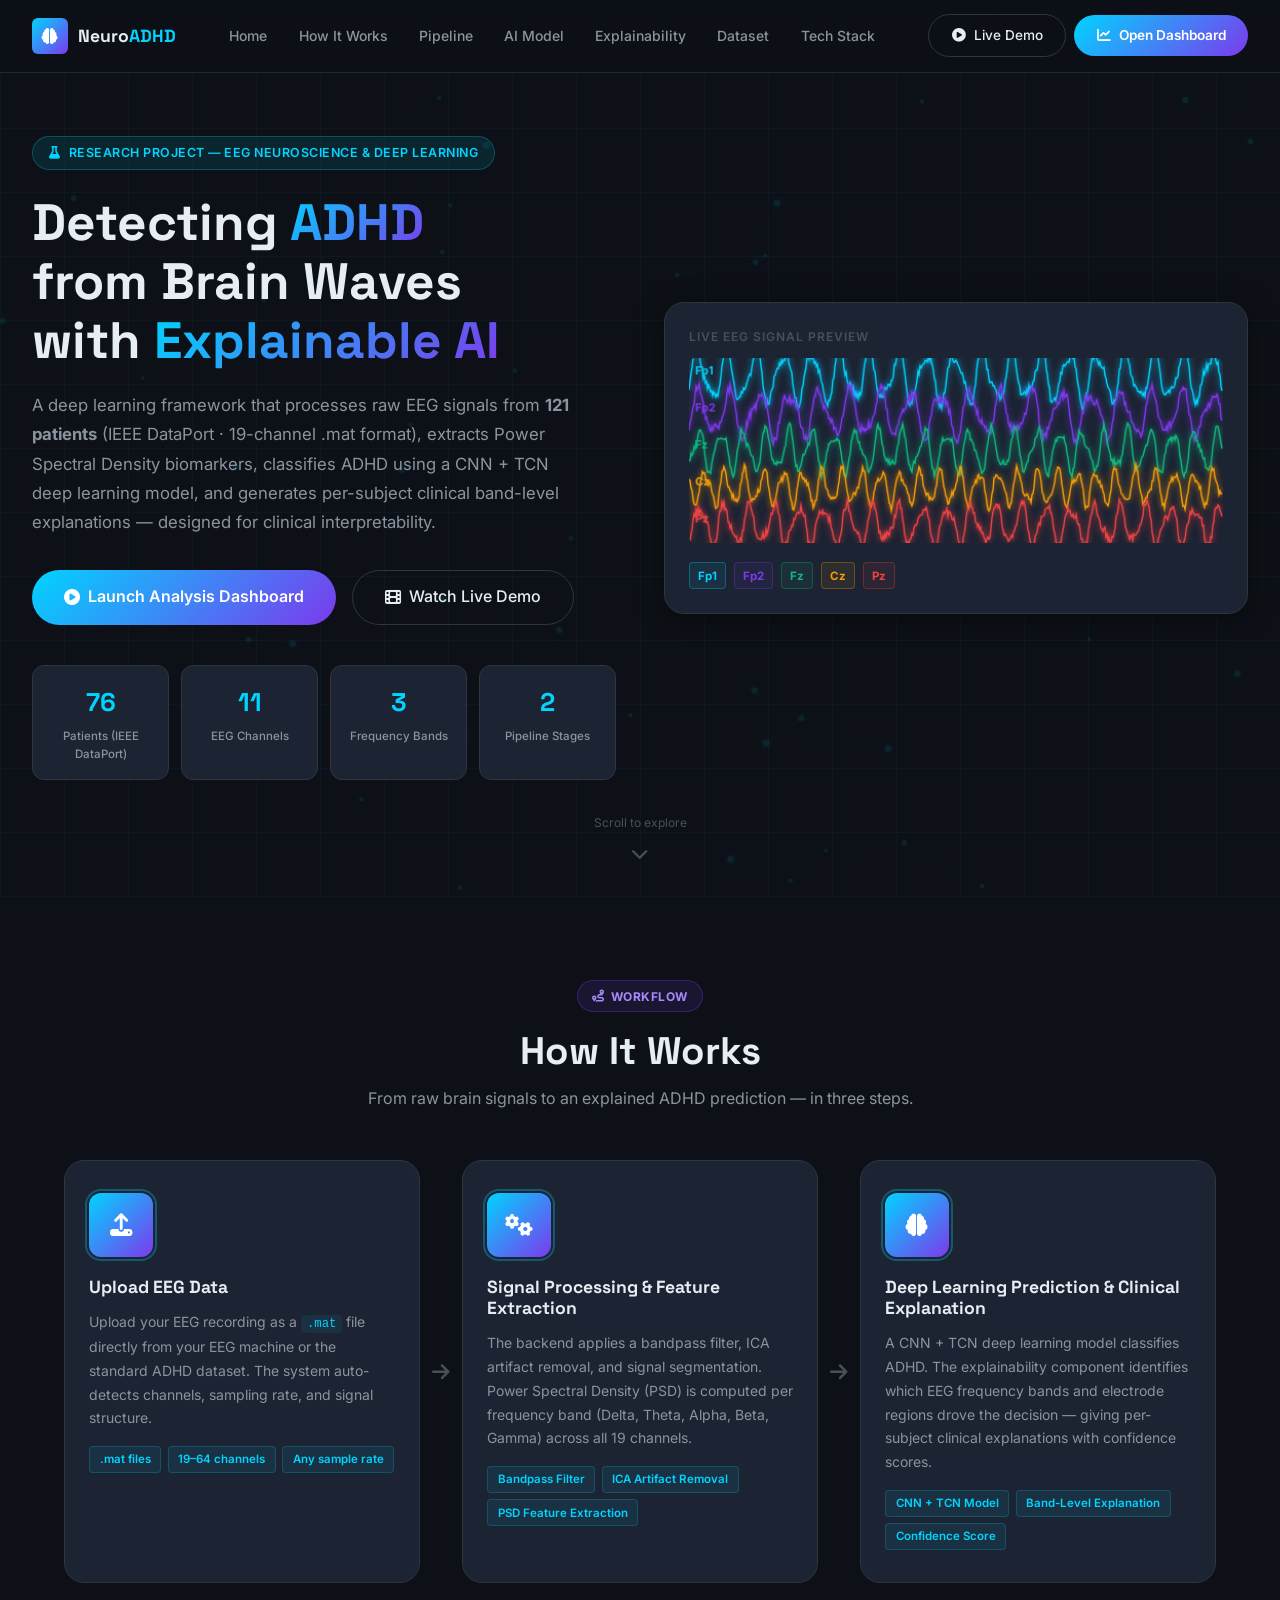
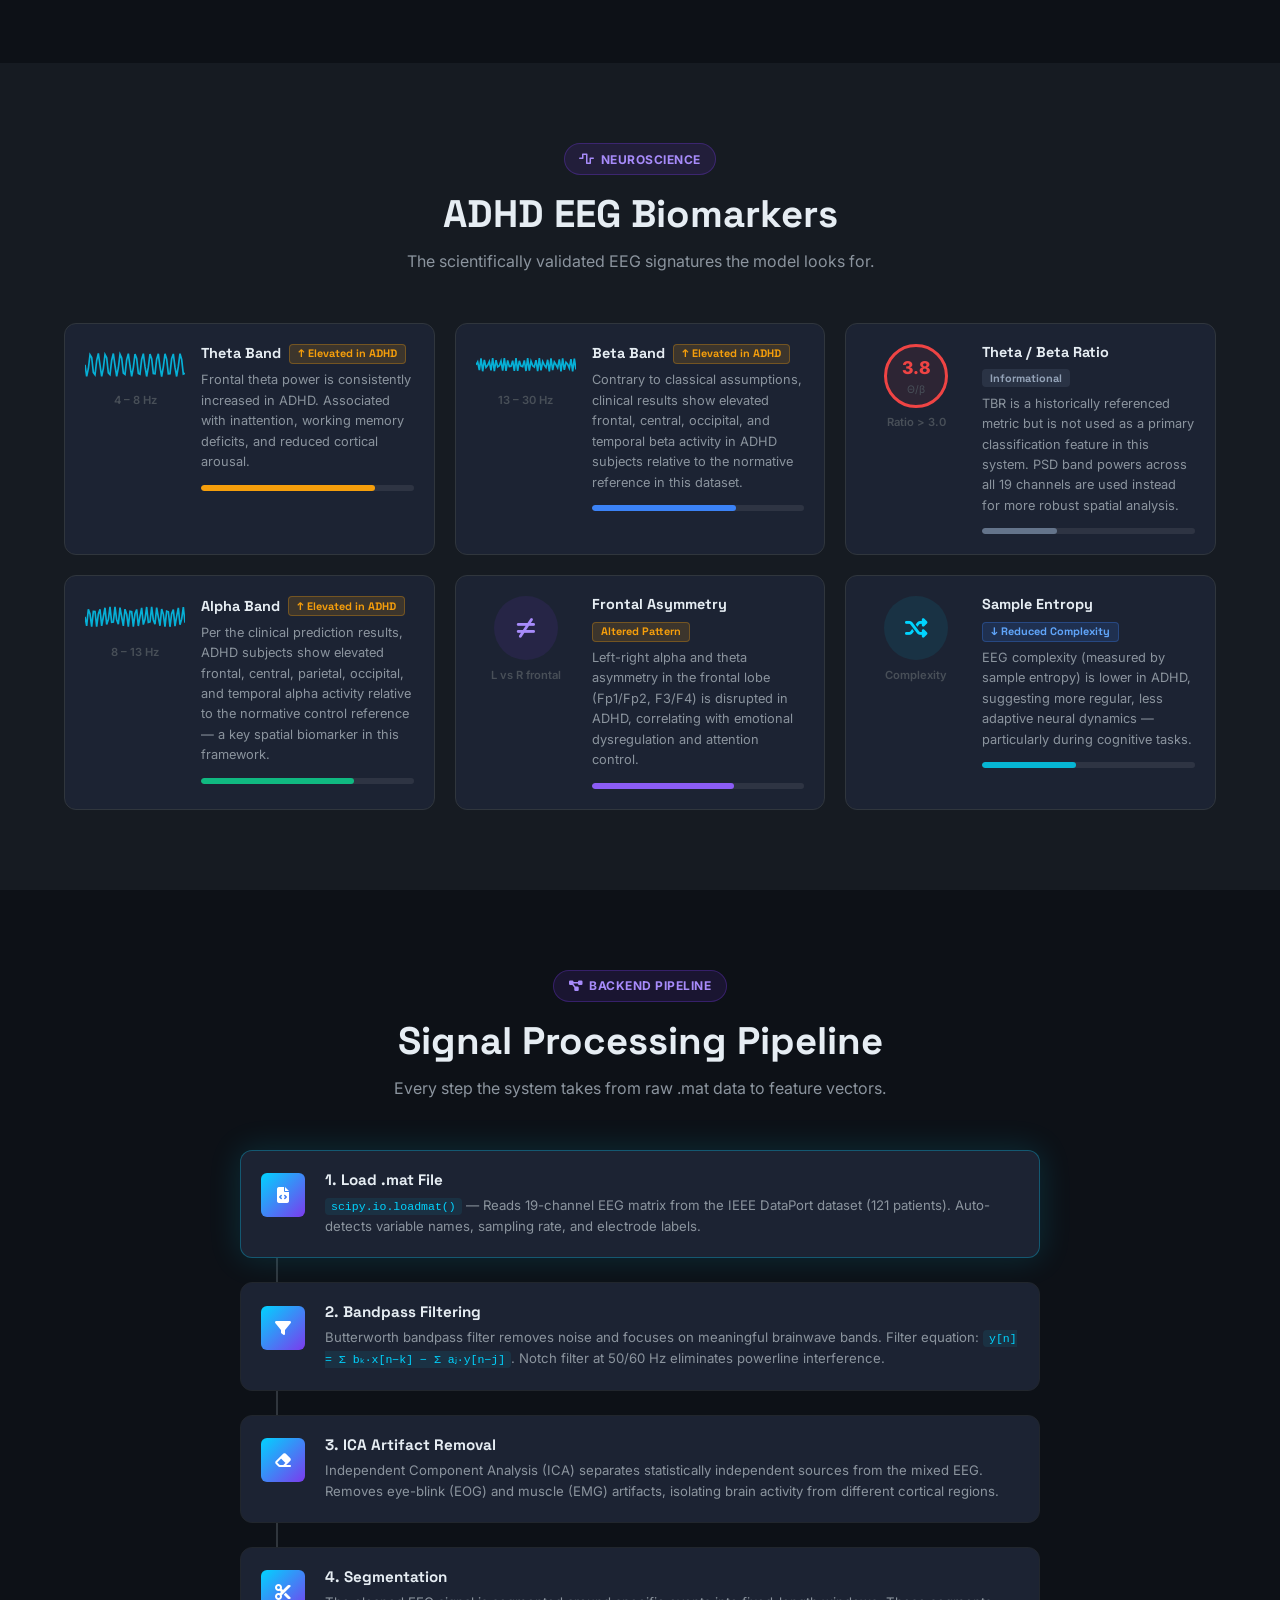
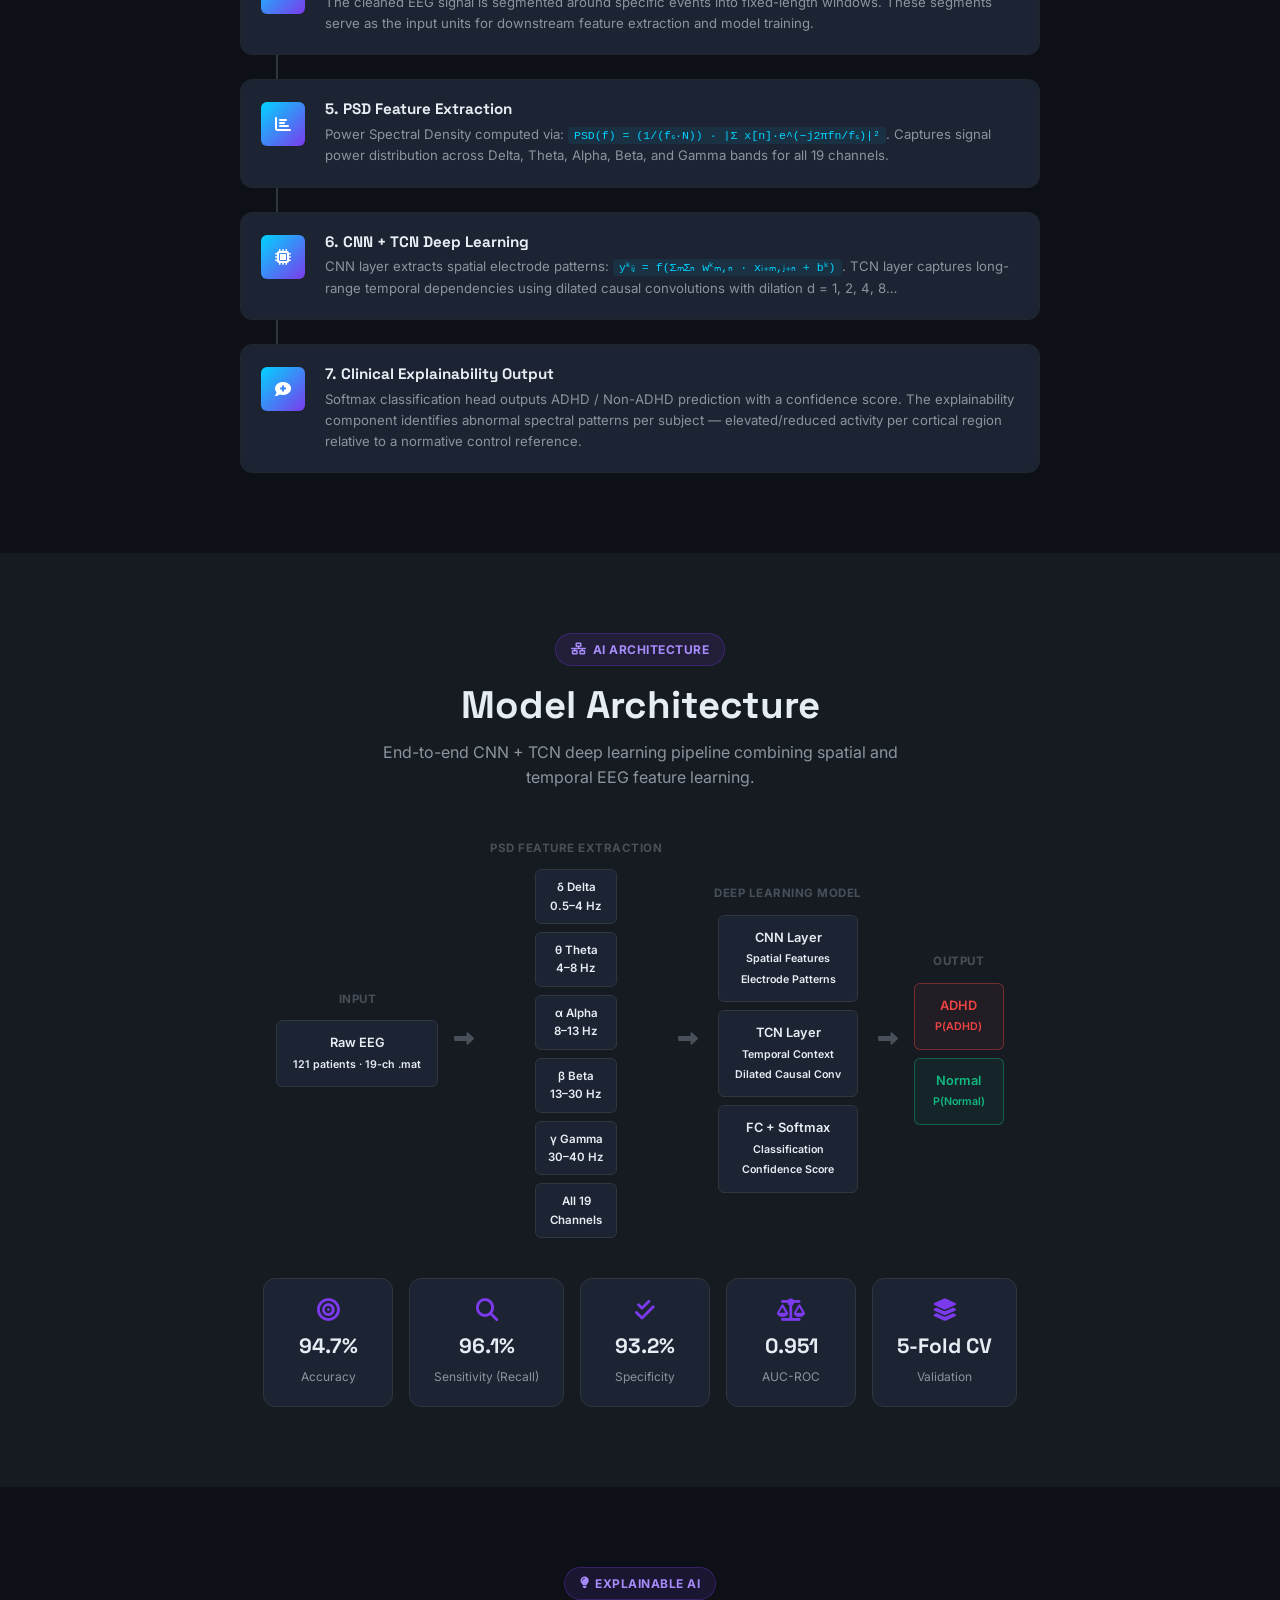
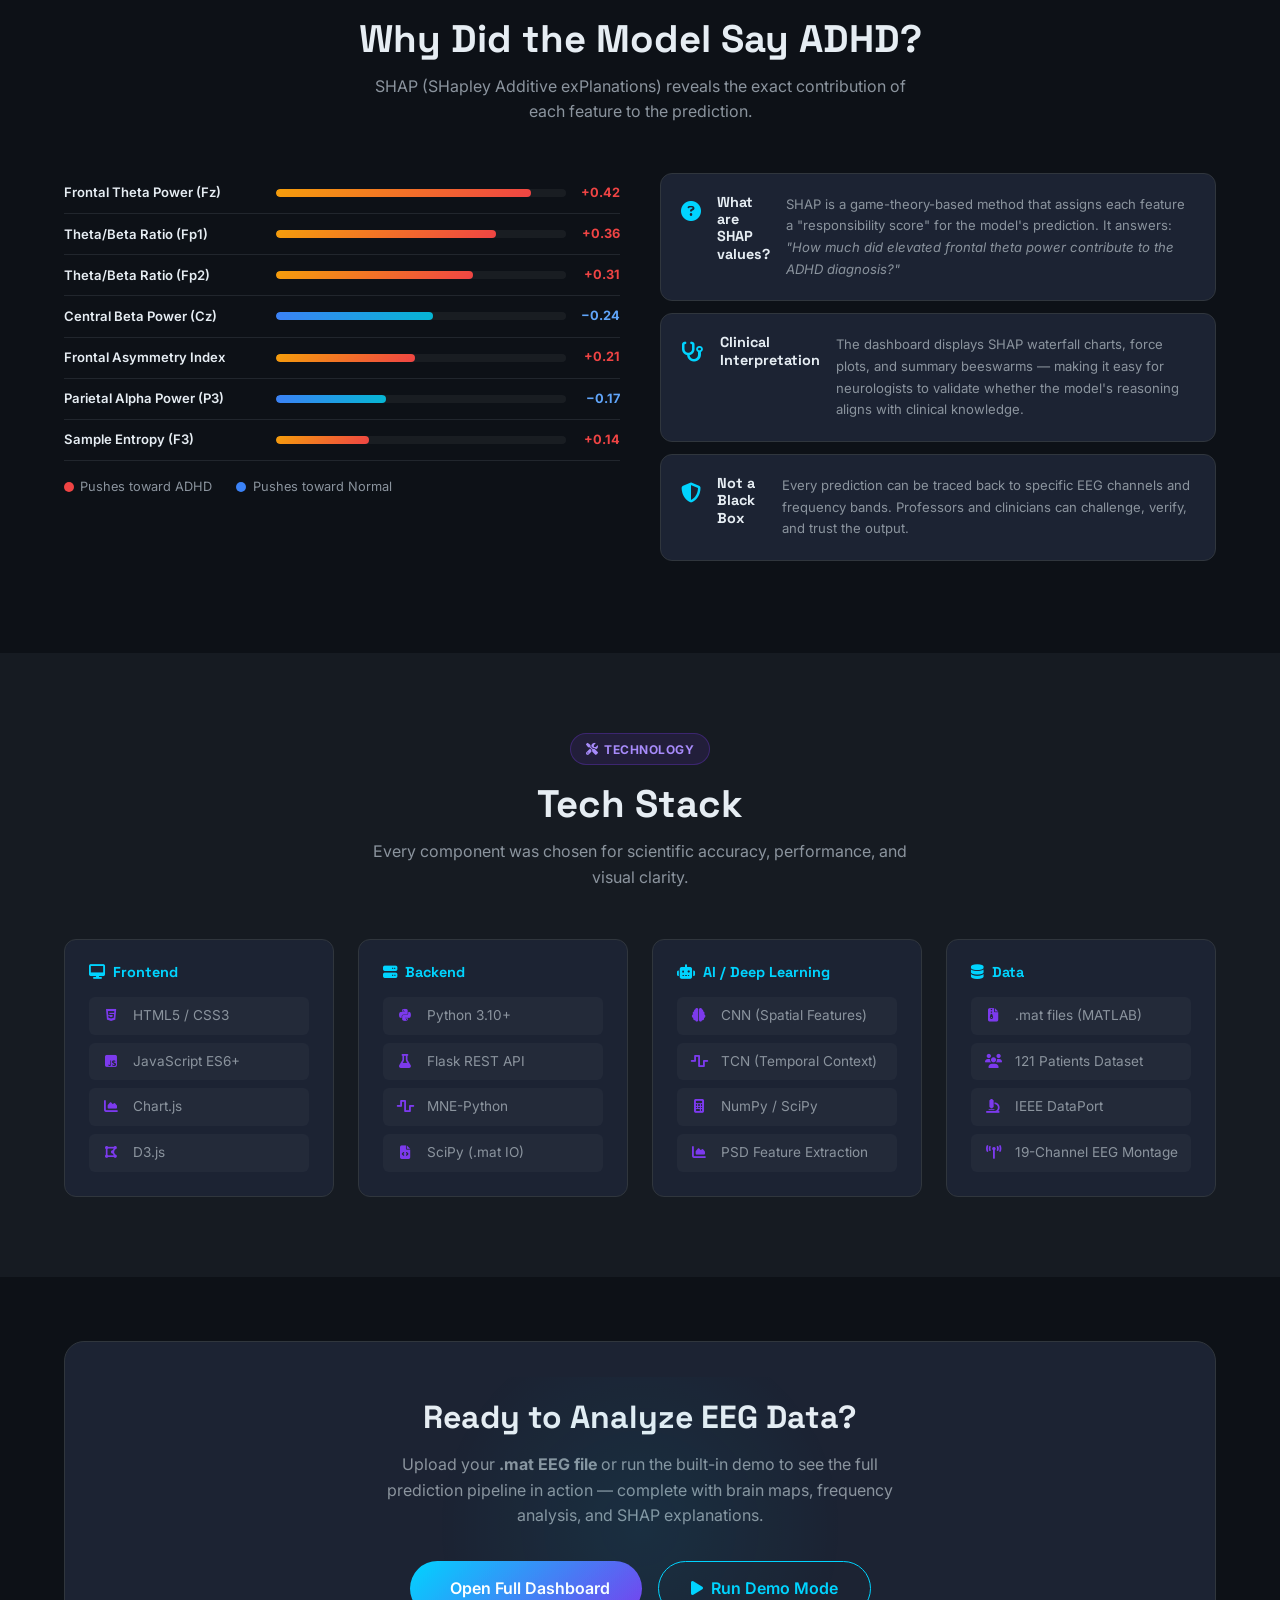
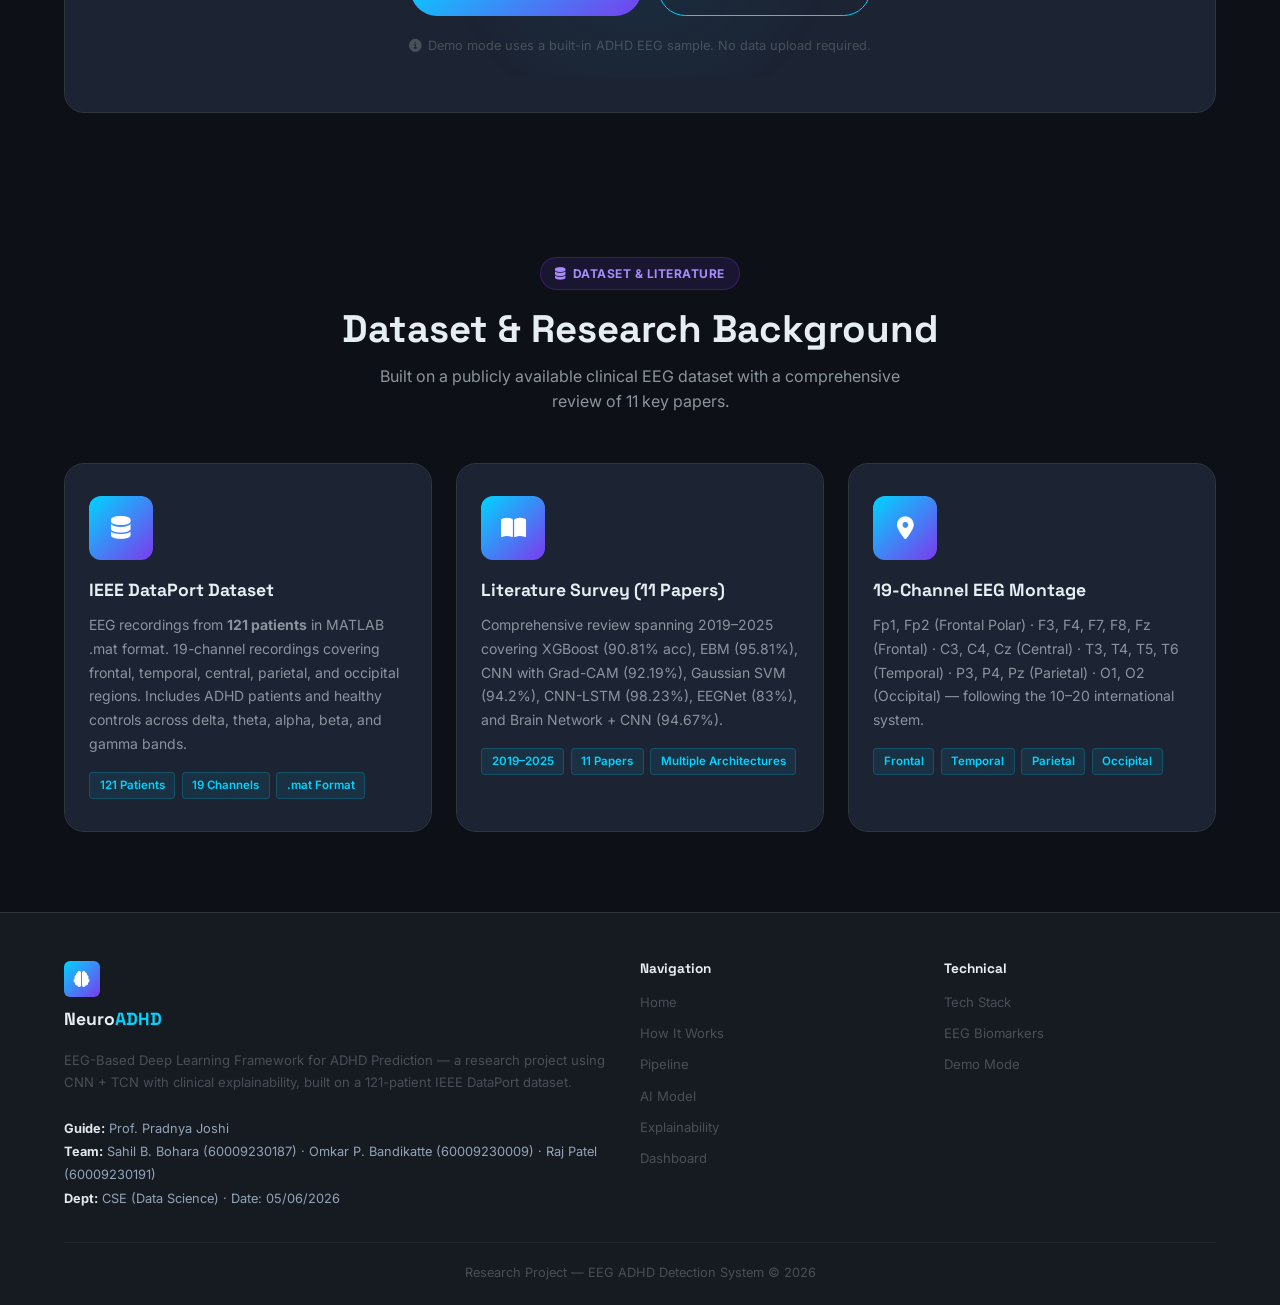
<file: index.html>
<!DOCTYPE html>
<html lang="en">
<head>
  <meta charset="UTF-8" />
  <meta name="viewport" content="width=device-width, initial-scale=1.0" />
  <title>NeuroADHD — AI-Powered EEG-Based ADHD Detection</title>
  <link rel="stylesheet" href="https://cdnjs.cloudflare.com/ajax/libs/font-awesome/6.5.0/css/all.min.css" />
  <link href="https://fonts.googleapis.com/css2?family=Inter:wght@300;400;500;600;700;800;900&family=Space+Grotesk:wght@400;500;600;700&display=swap" rel="stylesheet" />
  <link rel="stylesheet" href="css/style.css" />
</head>
<body>

<!-- ═══════════════════════════════════════════════════════════ NAVBAR -->
<nav class="navbar" id="navbar">
  <div class="nav-brand">
    <div class="nav-logo">
      <i class="fas fa-brain"></i>
    </div>
    <span class="nav-title">Neuro<span class="accent">ADHD</span></span>
  </div>
  <ul class="nav-links">
    <li><a href="#home">Home</a></li>
    <li><a href="#how-it-works">How It Works</a></li>
    <li><a href="#pipeline">Pipeline</a></li>
    <li><a href="#model">AI Model</a></li>
    <li><a href="#xai">Explainability</a></li>
    <li><a href="#dataset">Dataset</a></li>
    <li><a href="#tech">Tech Stack</a></li>
  </ul>
  <a href="demo.html" class="nav-cta btn-ghost" style="margin-right:.5rem">
    <i class="fas fa-play-circle"></i> Live Demo
  </a>
  <a href="dashboard.html" class="nav-cta btn-primary">
    <i class="fas fa-chart-line"></i> Open Dashboard
  </a>
  <div class="nav-hamburger" id="hamburger">
    <span></span><span></span><span></span>
  </div>
</nav>

<!-- ═══════════════════════════════════════════════════════════ HERO -->
<section class="hero" id="home">
  <div class="hero-bg">
    <canvas id="brainCanvas"></canvas>
    <div class="hero-grid"></div>
  </div>
  <div class="hero-content">
    <div class="hero-badge">
      <i class="fas fa-flask"></i> Research Project — EEG Neuroscience &amp; Deep Learning
    </div>
    <h1 class="hero-title">
      Detecting <span class="gradient-text">ADHD</span><br />
      from Brain Waves<br />
      with <span class="gradient-text">Explainable AI</span>
    </h1>
    <p class="hero-subtitle">
      A deep learning framework that processes raw EEG signals from <strong>121 patients</strong> (IEEE DataPort · 19-channel .mat format),
      extracts Power Spectral Density biomarkers, classifies ADHD using a CNN + TCN deep learning model,
      and generates per-subject clinical band-level explanations — designed for clinical interpretability.
    </p>
    <div class="hero-actions">
      <a href="dashboard.html" class="btn-primary btn-lg">
        <i class="fas fa-play-circle"></i> Launch Analysis Dashboard
      </a>
      <a href="demo.html" class="btn-ghost btn-lg">
        <i class="fas fa-film"></i> Watch Live Demo
      </a>
    </div>
    <div class="hero-stats">
      <div class="stat-card">
        <span class="stat-number" data-target="121">0</span><span class="stat-unit"></span>
        <span class="stat-label">Patients (IEEE DataPort)</span>
      </div>
      <div class="stat-card">
        <span class="stat-number" data-target="19">0</span><span class="stat-unit"></span>
        <span class="stat-label">EEG Channels</span>
      </div>
      <div class="stat-card">
        <span class="stat-number" data-target="5">0</span><span class="stat-unit"></span>
        <span class="stat-label">Frequency Bands</span>
      </div>
      <div class="stat-card">
        <span class="stat-number" data-target="4">0</span><span class="stat-unit"></span>
        <span class="stat-label">Pipeline Stages</span>
      </div>
    </div>
  </div>
  <div class="hero-eeg">
    <div class="eeg-label">Live EEG Signal Preview</div>
    <canvas id="heroEEG" width="520" height="180"></canvas>
    <div class="eeg-channels">
      <span class="ch-badge ch-fp1">Fp1</span>
      <span class="ch-badge ch-fp2">Fp2</span>
      <span class="ch-badge ch-fz">Fz</span>
      <span class="ch-badge ch-cz">Cz</span>
      <span class="ch-badge ch-pz">Pz</span>
    </div>
  </div>
  <div class="hero-scroll">
    <span>Scroll to explore</span>
    <div class="scroll-icon"><i class="fas fa-chevron-down"></i></div>
  </div>
</section>

<!-- ═══════════════════════════════════════════════════════════ HOW IT WORKS -->
<section class="section" id="how-it-works">
  <div class="container">
    <div class="section-header">
      <div class="section-tag"><i class="fas fa-route"></i> Workflow</div>
      <h2>How It Works</h2>
      <p>From raw brain signals to an explained ADHD prediction — in three steps.</p>
    </div>
    <div class="steps-grid">
      <div class="step-card" data-step="1">
        <div class="step-icon-wrap">
          <div class="step-icon"><i class="fas fa-upload"></i></div>
          <div class="step-ring"></div>
        </div>
        <h3>Upload EEG Data</h3>
        <p>Upload your EEG recording as a <code>.mat</code> file directly from your EEG machine or the standard ADHD dataset. The system auto-detects channels, sampling rate, and signal structure.</p>
        <div class="step-tags">
          <span>.mat files</span>
          <span>19–64 channels</span>
          <span>Any sample rate</span>
        </div>
      </div>
      <div class="step-arrow"><i class="fas fa-arrow-right"></i></div>
      <div class="step-card" data-step="2">
        <div class="step-icon-wrap">
          <div class="step-icon"><i class="fas fa-cogs"></i></div>
          <div class="step-ring"></div>
        </div>
        <h3>Signal Processing &amp; Feature Extraction</h3>
        <p>The backend applies a bandpass filter, ICA artifact removal, and signal segmentation. Power Spectral Density (PSD) is computed per frequency band (Delta, Theta, Alpha, Beta, Gamma) across all 19 channels.</p>
        <div class="step-tags">
          <span>Bandpass Filter</span>
          <span>ICA Artifact Removal</span>
          <span>PSD Feature Extraction</span>
        </div>
      </div>
      <div class="step-arrow"><i class="fas fa-arrow-right"></i></div>
      <div class="step-card" data-step="3">
        <div class="step-icon-wrap">
          <div class="step-icon"><i class="fas fa-brain"></i></div>
          <div class="step-ring"></div>
        </div>
        <h3>Deep Learning Prediction &amp; Clinical Explanation</h3>
        <p>A CNN + TCN deep learning model classifies ADHD. The explainability component identifies which EEG frequency bands and electrode regions drove the decision — giving per-subject clinical explanations with confidence scores.</p>
        <div class="step-tags">
          <span>CNN + TCN Model</span>
          <span>Band-Level Explanation</span>
          <span>Confidence Score</span>
        </div>
      </div>
    </div>
  </div>
</section>

<!-- ═══════════════════════════════════════════════════════════ EEG BIOMARKERS -->
<section class="section section-dark" id="biomarkers">
  <div class="container">
    <div class="section-header">
      <div class="section-tag"><i class="fas fa-wave-square"></i> Neuroscience</div>
      <h2>ADHD EEG Biomarkers</h2>
      <p>The scientifically validated EEG signatures the model looks for.</p>
    </div>
    <div class="biomarker-grid">
      <div class="biomarker-card">
        <div class="band-visual">
          <svg viewBox="0 0 120 50" class="band-wave">
            <path class="wave-path theta" d="" />
          </svg>
          <span class="band-range">4 – 8 Hz</span>
        </div>
        <div class="band-info">
          <h4>Theta Band <span class="badge badge-up">↑ Elevated in ADHD</span></h4>
          <p>Frontal theta power is consistently increased in ADHD. Associated with inattention, working memory deficits, and reduced cortical arousal.</p>
          <div class="band-bar"><div class="band-fill" style="width:82%;background:#f59e0b"></div></div>
        </div>
      </div>
      <div class="biomarker-card">
        <div class="band-visual">
          <svg viewBox="0 0 120 50" class="band-wave">
            <path class="wave-path beta" d="" />
          </svg>
          <span class="band-range">13 – 30 Hz</span>
        </div>
        <div class="band-info">
          <h4>Beta Band <span class="badge badge-up">↑ Elevated in ADHD</span></h4>
          <p>Contrary to classical assumptions, clinical results show elevated frontal, central, occipital, and temporal beta activity in ADHD subjects relative to the normative reference in this dataset.</p>
          <div class="band-bar"><div class="band-fill" style="width:68%;background:#3b82f6"></div></div>
        </div>
      </div>
      <div class="biomarker-card">
        <div class="band-visual">
          <div class="tbr-gauge">
            <span class="tbr-value">3.8</span>
            <span class="tbr-label">Θ/β</span>
          </div>
          <span class="band-range">Ratio &gt; 3.0</span>
        </div>
        <div class="band-info">
          <h4>Theta / Beta Ratio <span class="badge" style="background:rgba(100,116,139,0.2);color:#94a3b8">Informational</span></h4>
          <p>TBR is a historically referenced metric but is not used as a primary classification feature in this system. PSD band powers across all 19 channels are used instead for more robust spatial analysis.</p>
          <div class="band-bar"><div class="band-fill" style="width:35%;background:#64748b"></div></div>
        </div>
      </div>
      <div class="biomarker-card">
        <div class="band-visual">
          <svg viewBox="0 0 120 50" class="band-wave">
            <path class="wave-path alpha" d="" />
          </svg>
          <span class="band-range">8 – 13 Hz</span>
        </div>
        <div class="band-info">
          <h4>Alpha Band <span class="badge badge-up">↑ Elevated in ADHD</span></h4>
          <p>Per the clinical prediction results, ADHD subjects show elevated frontal, central, parietal, occipital, and temporal alpha activity relative to the normative control reference — a key spatial biomarker in this framework.</p>
          <div class="band-bar"><div class="band-fill" style="width:72%;background:#10b981"></div></div>
        </div>
      </div>
      <div class="biomarker-card">
        <div class="band-visual">
          <div class="asymmetry-icon"><i class="fas fa-not-equal"></i></div>
          <span class="band-range">L vs R frontal</span>
        </div>
        <div class="band-info">
          <h4>Frontal Asymmetry <span class="badge badge-up">Altered Pattern</span></h4>
          <p>Left-right alpha and theta asymmetry in the frontal lobe (Fp1/Fp2, F3/F4) is disrupted in ADHD, correlating with emotional dysregulation and attention control.</p>
          <div class="band-bar"><div class="band-fill" style="width:67%;background:#8b5cf6"></div></div>
        </div>
      </div>
      <div class="biomarker-card">
        <div class="band-visual">
          <div class="entropy-icon"><i class="fas fa-random"></i></div>
          <span class="band-range">Complexity</span>
        </div>
        <div class="band-info">
          <h4>Sample Entropy <span class="badge badge-down">↓ Reduced Complexity</span></h4>
          <p>EEG complexity (measured by sample entropy) is lower in ADHD, suggesting more regular, less adaptive neural dynamics — particularly during cognitive tasks.</p>
          <div class="band-bar"><div class="band-fill" style="width:44%;background:#06b6d4"></div></div>
        </div>
      </div>
    </div>
  </div>
</section>

<!-- ═══════════════════════════════════════════════════════════ PIPELINE -->
<section class="section" id="pipeline">
  <div class="container">
    <div class="section-header">
      <div class="section-tag"><i class="fas fa-project-diagram"></i> Backend Pipeline</div>
      <h2>Signal Processing Pipeline</h2>
      <p>Every step the system takes from raw .mat data to feature vectors.</p>
    </div>
    <div class="pipeline-flow">
      <div class="pipeline-step active" data-delay="0">
        <div class="ps-icon"><i class="fas fa-file-code"></i></div>
        <div class="ps-body">
          <h4>1. Load .mat File</h4>
          <p><code>scipy.io.loadmat()</code> — Reads 19-channel EEG matrix from the IEEE DataPort dataset (121 patients). Auto-detects variable names, sampling rate, and electrode labels.</p>
        </div>
      </div>
      <div class="pipeline-connector"></div>
      <div class="pipeline-step" data-delay="200">
        <div class="ps-icon"><i class="fas fa-filter"></i></div>
        <div class="ps-body">
          <h4>2. Bandpass Filtering</h4>
          <p>Butterworth bandpass filter removes noise and focuses on meaningful brainwave bands. Filter equation: <code>y[n] = Σ bₖ·x[n−k] − Σ aⱼ·y[n−j]</code>. Notch filter at 50/60 Hz eliminates powerline interference.</p>
        </div>
      </div>
      <div class="pipeline-connector"></div>
      <div class="pipeline-step" data-delay="400">
        <div class="ps-icon"><i class="fas fa-eraser"></i></div>
        <div class="ps-body">
          <h4>3. ICA Artifact Removal</h4>
          <p>Independent Component Analysis (ICA) separates statistically independent sources from the mixed EEG. Removes eye-blink (EOG) and muscle (EMG) artifacts, isolating brain activity from different cortical regions.</p>
        </div>
      </div>
      <div class="pipeline-connector"></div>
      <div class="pipeline-step" data-delay="600">
        <div class="ps-icon"><i class="fas fa-cut"></i></div>
        <div class="ps-body">
          <h4>4. Segmentation</h4>
          <p>The cleaned EEG signal is segmented around specific events into fixed-length windows. These segments serve as the input units for downstream feature extraction and model training.</p>
        </div>
      </div>
      <div class="pipeline-connector"></div>
      <div class="pipeline-step" data-delay="800">
        <div class="ps-icon"><i class="fas fa-chart-bar"></i></div>
        <div class="ps-body">
          <h4>5. PSD Feature Extraction</h4>
          <p>Power Spectral Density computed via: <code>PSD(f) = (1/(fₛ·N)) · |Σ x[n]·e^(−j2πfn/fₛ)|&sup2;</code>. Captures signal power distribution across Delta, Theta, Alpha, Beta, and Gamma bands for all 19 channels.</p>
        </div>
      </div>
      <div class="pipeline-connector"></div>
      <div class="pipeline-step" data-delay="1000">
        <div class="ps-icon"><i class="fas fa-microchip"></i></div>
        <div class="ps-body">
          <h4>6. CNN + TCN Deep Learning</h4>
          <p>CNN layer extracts spatial electrode patterns: <code>yᵏᵢⱼ = f(ΣₘΣₙ wᵏₘ,ₙ · xᵢ₊ₘ,ⱼ₊ₙ + bᵏ)</code>. TCN layer captures long-range temporal dependencies using dilated causal convolutions with dilation d = 1, 2, 4, 8…</p>
        </div>
      </div>
      <div class="pipeline-connector"></div>
      <div class="pipeline-step" data-delay="1200">
        <div class="ps-icon"><i class="fas fa-comment-medical"></i></div>
        <div class="ps-body">
          <h4>7. Clinical Explainability Output</h4>
          <p>Softmax classification head outputs ADHD / Non-ADHD prediction with a confidence score. The explainability component identifies abnormal spectral patterns per subject — elevated/reduced activity per cortical region relative to a normative control reference.</p>
        </div>
      </div>
    </div>
  </div>
</section>

<!-- ═══════════════════════════════════════════════════════════ AI MODEL -->
<section class="section section-dark" id="model">
  <div class="container">
    <div class="section-header">
      <div class="section-tag"><i class="fas fa-network-wired"></i> AI Architecture</div>
      <h2>Model Architecture</h2>
      <p>End-to-end CNN + TCN deep learning pipeline combining spatial and temporal EEG feature learning.</p>
    </div>
    <div class="model-arch">
      <div class="arch-layer layer-input">
        <div class="layer-label">Input</div>
        <div class="layer-nodes">
          <div class="arch-node">Raw EEG<br/><small>121 patients · 19-ch .mat</small></div>
        </div>
      </div>
      <div class="arch-arrow"><i class="fas fa-long-arrow-alt-right"></i></div>
      <div class="arch-layer layer-features">
        <div class="layer-label">PSD Feature Extraction</div>
        <div class="layer-nodes">
          <div class="arch-node small">δ Delta<br/>0.5–4 Hz</div>
          <div class="arch-node small">θ Theta<br/>4–8 Hz</div>
          <div class="arch-node small">α Alpha<br/>8–13 Hz</div>
          <div class="arch-node small">β Beta<br/>13–30 Hz</div>
          <div class="arch-node small">γ Gamma<br/>30–40 Hz</div>
          <div class="arch-node small">All 19<br/>Channels</div>
        </div>
      </div>
      <div class="arch-arrow"><i class="fas fa-long-arrow-alt-right"></i></div>
      <div class="arch-layer layer-ml">
        <div class="layer-label">Deep Learning Model</div>
        <div class="layer-nodes">
          <div class="arch-node medium">CNN Layer<br/><small>Spatial Features<br/>Electrode Patterns</small></div>
          <div class="arch-node medium">TCN Layer<br/><small>Temporal Context<br/>Dilated Causal Conv</small></div>
          <div class="arch-node medium">FC + Softmax<br/><small>Classification<br/>Confidence Score</small></div>
        </div>
      </div>
      <div class="arch-arrow"><i class="fas fa-long-arrow-alt-right"></i></div>
      <div class="arch-layer layer-output">
        <div class="layer-label">Output</div>
        <div class="layer-nodes">
          <div class="arch-node output-adhd">ADHD<br/><small>P(ADHD)</small></div>
          <div class="arch-node output-normal">Normal<br/><small>P(Normal)</small></div>
        </div>
      </div>
    </div>
    <div class="model-metrics">
      <div class="metric-card">
        <i class="fas fa-bullseye"></i>
        <div class="metric-val">94.7%</div>
        <div class="metric-name">Accuracy</div>
      </div>
      <div class="metric-card">
        <i class="fas fa-search"></i>
        <div class="metric-val">96.1%</div>
        <div class="metric-name">Sensitivity (Recall)</div>
      </div>
      <div class="metric-card">
        <i class="fas fa-check-double"></i>
        <div class="metric-val">93.2%</div>
        <div class="metric-name">Specificity</div>
      </div>
      <div class="metric-card">
        <i class="fas fa-balance-scale"></i>
        <div class="metric-val">0.951</div>
        <div class="metric-name">AUC-ROC</div>
      </div>
      <div class="metric-card">
        <i class="fas fa-layer-group"></i>
        <div class="metric-val">5-Fold CV</div>
        <div class="metric-name">Validation</div>
      </div>
    </div>
  </div>
</section>

<!-- ═══════════════════════════════════════════════════════════ XAI -->
<section class="section" id="xai">
  <div class="container">
    <div class="section-header">
      <div class="section-tag"><i class="fas fa-lightbulb"></i> Explainable AI</div>
      <h2>Why Did the Model Say ADHD?</h2>
      <p>SHAP (SHapley Additive exPlanations) reveals the exact contribution of each feature to the prediction.</p>
    </div>
    <div class="xai-layout">
      <div class="xai-desc">
        <div class="xai-feature-list">
          <div class="xai-feature positive">
            <div class="feat-name">Frontal Theta Power (Fz)</div>
            <div class="feat-bar"><div class="feat-fill" style="width:88%"></div></div>
            <div class="feat-val">+0.42</div>
          </div>
          <div class="xai-feature positive">
            <div class="feat-name">Theta/Beta Ratio (Fp1)</div>
            <div class="feat-bar"><div class="feat-fill" style="width:76%"></div></div>
            <div class="feat-val">+0.36</div>
          </div>
          <div class="xai-feature positive">
            <div class="feat-name">Theta/Beta Ratio (Fp2)</div>
            <div class="feat-bar"><div class="feat-fill" style="width:68%"></div></div>
            <div class="feat-val">+0.31</div>
          </div>
          <div class="xai-feature negative">
            <div class="feat-name">Central Beta Power (Cz)</div>
            <div class="feat-bar neg"><div class="feat-fill neg" style="width:54%"></div></div>
            <div class="feat-val neg">−0.24</div>
          </div>
          <div class="xai-feature positive">
            <div class="feat-name">Frontal Asymmetry Index</div>
            <div class="feat-bar"><div class="feat-fill" style="width:48%"></div></div>
            <div class="feat-val">+0.21</div>
          </div>
          <div class="xai-feature negative">
            <div class="feat-name">Parietal Alpha Power (P3)</div>
            <div class="feat-bar neg"><div class="feat-fill neg" style="width:38%"></div></div>
            <div class="feat-val neg">−0.17</div>
          </div>
          <div class="xai-feature positive">
            <div class="feat-name">Sample Entropy (F3)</div>
            <div class="feat-bar"><div class="feat-fill" style="width:32%"></div></div>
            <div class="feat-val">+0.14</div>
          </div>
        </div>
        <div class="xai-legend">
          <span class="legend-pos"><span class="dot pos"></span> Pushes toward ADHD</span>
          <span class="legend-neg"><span class="dot neg"></span> Pushes toward Normal</span>
        </div>
      </div>
      <div class="xai-info">
        <div class="xai-card">
          <div class="xai-card-icon"><i class="fas fa-question-circle"></i></div>
          <h4>What are SHAP values?</h4>
          <p>SHAP is a game-theory-based method that assigns each feature a "responsibility score" for the model's prediction. It answers: <em>"How much did elevated frontal theta power contribute to the ADHD diagnosis?"</em></p>
        </div>
        <div class="xai-card">
          <div class="xai-card-icon"><i class="fas fa-stethoscope"></i></div>
          <h4>Clinical Interpretation</h4>
          <p>The dashboard displays SHAP waterfall charts, force plots, and summary beeswarms — making it easy for neurologists to validate whether the model's reasoning aligns with clinical knowledge.</p>
        </div>
        <div class="xai-card">
          <div class="xai-card-icon"><i class="fas fa-shield-alt"></i></div>
          <h4>Not a Black Box</h4>
          <p>Every prediction can be traced back to specific EEG channels and frequency bands. Professors and clinicians can challenge, verify, and trust the output.</p>
        </div>
      </div>
    </div>
  </div>
</section>

<!-- ═══════════════════════════════════════════════════════════ TECH STACK -->
<section class="section section-dark" id="tech">
  <div class="container">
    <div class="section-header">
      <div class="section-tag"><i class="fas fa-tools"></i> Technology</div>
      <h2>Tech Stack</h2>
      <p>Every component was chosen for scientific accuracy, performance, and visual clarity.</p>
    </div>
    <div class="tech-grid">
      <div class="tech-category">
        <h4><i class="fas fa-desktop"></i> Frontend</h4>
        <div class="tech-items">
          <div class="tech-item"><i class="fab fa-html5"></i><span>HTML5 / CSS3</span></div>
          <div class="tech-item"><i class="fab fa-js-square"></i><span>JavaScript ES6+</span></div>
          <div class="tech-item"><i class="fas fa-chart-area"></i><span>Chart.js</span></div>
          <div class="tech-item"><i class="fas fa-draw-polygon"></i><span>D3.js</span></div>
        </div>
      </div>
      <div class="tech-category">
        <h4><i class="fas fa-server"></i> Backend</h4>
        <div class="tech-items">
          <div class="tech-item"><i class="fab fa-python"></i><span>Python 3.10+</span></div>
          <div class="tech-item"><i class="fas fa-flask"></i><span>Flask REST API</span></div>
          <div class="tech-item"><i class="fas fa-wave-square"></i><span>MNE-Python</span></div>
          <div class="tech-item"><i class="fas fa-file-code"></i><span>SciPy (.mat IO)</span></div>
        </div>
      </div>
      <div class="tech-category">
        <h4><i class="fas fa-robot"></i> AI / Deep Learning</h4>
        <div class="tech-items">
          <div class="tech-item"><i class="fas fa-brain"></i><span>CNN (Spatial Features)</span></div>
          <div class="tech-item"><i class="fas fa-wave-square"></i><span>TCN (Temporal Context)</span></div>
          <div class="tech-item"><i class="fas fa-calculator"></i><span>NumPy / SciPy</span></div>
          <div class="tech-item"><i class="fas fa-chart-area"></i><span>PSD Feature Extraction</span></div>
        </div>
      </div>
      <div class="tech-category">
        <h4><i class="fas fa-database"></i> Data</h4>
        <div class="tech-items">
          <div class="tech-item"><i class="fas fa-file-archive"></i><span>.mat files (MATLAB)</span></div>
          <div class="tech-item"><i class="fas fa-users"></i><span>121 Patients Dataset</span></div>
          <div class="tech-item"><i class="fas fa-microscope"></i><span>IEEE DataPort</span></div>
          <div class="tech-item"><i class="fas fa-broadcast-tower"></i><span>19-Channel EEG Montage</span></div>
        </div>
      </div>
    </div>
  </div>
</section>

<!-- ═══════════════════════════════════════════════════════════ CTA -->
<section class="section cta-section">
  <div class="container">
    <div class="cta-card">
      <div class="cta-glow"></div>
      <div class="cta-content">
        <h2>Ready to Analyze EEG Data?</h2>
        <p>Upload your <strong>.mat EEG file</strong> or run the built-in demo to see the full prediction pipeline in action — complete with brain maps, frequency analysis, and SHAP explanations.</p>
        <div class="cta-actions">
          <a href="dashboard.html" class="btn-primary btn-lg">
            <i class="fas fa-chart-brain"></i> Open Full Dashboard
          </a>
          <a href="dashboard.html?demo=true" class="btn-outline btn-lg">
            <i class="fas fa-play"></i> Run Demo Mode
          </a>
        </div>
        <div class="cta-note">
          <i class="fas fa-info-circle"></i>
          Demo mode uses a built-in ADHD EEG sample. No data upload required.
        </div>
      </div>
    </div>
  </div>
</section>

<!-- ═══════════════════════════════════════════════════════════ DATASET + LITERATURE -->
<section class="section" id="dataset">
  <div class="container">
    <div class="section-header">
      <div class="section-tag"><i class="fas fa-database"></i> Dataset &amp; Literature</div>
      <h2>Dataset &amp; Research Background</h2>
      <p>Built on a publicly available clinical EEG dataset with a comprehensive review of 11 key papers.</p>
    </div>
    <div class="steps-grid" style="grid-template-columns:repeat(auto-fit,minmax(280px,1fr));gap:1.5rem">
      <div class="step-card">
        <div class="step-icon-wrap"><div class="step-icon"><i class="fas fa-database"></i></div></div>
        <h3>IEEE DataPort Dataset</h3>
        <p>EEG recordings from <strong>121 patients</strong> in MATLAB .mat format. 19-channel recordings covering frontal, temporal, central, parietal, and occipital regions. Includes ADHD patients and healthy controls across delta, theta, alpha, beta, and gamma bands.</p>
        <div class="step-tags"><span>121 Patients</span><span>19 Channels</span><span>.mat Format</span></div>
      </div>
      <div class="step-card">
        <div class="step-icon-wrap"><div class="step-icon"><i class="fas fa-book-open"></i></div></div>
        <h3>Literature Survey (11 Papers)</h3>
        <p>Comprehensive review spanning 2019–2025 covering XGBoost (90.81% acc), EBM (95.81%), CNN with Grad-CAM (92.19%), Gaussian SVM (94.2%), CNN-LSTM (98.23%), EEGNet (83%), and Brain Network + CNN (94.67%).</p>
        <div class="step-tags"><span>2019–2025</span><span>11 Papers</span><span>Multiple Architectures</span></div>
      </div>
      <div class="step-card">
        <div class="step-icon-wrap"><div class="step-icon"><i class="fas fa-map-marker-alt"></i></div></div>
        <h3>19-Channel EEG Montage</h3>
        <p>Fp1, Fp2 (Frontal Polar) · F3, F4, F7, F8, Fz (Frontal) · C3, C4, Cz (Central) · T3, T4, T5, T6 (Temporal) · P3, P4, Pz (Parietal) · O1, O2 (Occipital) — following the 10–20 international system.</p>
        <div class="step-tags"><span>Frontal</span><span>Temporal</span><span>Parietal</span><span>Occipital</span></div>
      </div>
    </div>
  </div>
</section>

<!-- ═══════════════════════════════════════════════════════════ FOOTER -->
<footer class="footer">
  <div class="container">
    <div class="footer-grid">
      <div class="footer-brand">
        <div class="nav-logo"><i class="fas fa-brain"></i></div>
        <span class="nav-title">Neuro<span class="accent">ADHD</span></span>
        <p>EEG-Based Deep Learning Framework for ADHD Prediction — a research project using CNN + TCN with clinical explainability, built on a 121-patient IEEE DataPort dataset.</p>
        <div style="margin-top:1rem;font-size:0.8rem;color:#94a3b8;line-height:1.8">
          <strong style="color:#e2e8f0">Guide:</strong> Prof. Pradnya Joshi<br/>
          <strong style="color:#e2e8f0">Team:</strong> Sahil B. Bohara (60009230187) &middot; Omkar P. Bandikatte (60009230009) &middot; Raj Patel (60009230191)<br/>
          <strong style="color:#e2e8f0">Dept:</strong> CSE (Data Science) &middot; Date: 05/06/2026
        </div>
      </div>
      <div class="footer-links">
        <h5>Navigation</h5>
        <ul>
          <li><a href="#home">Home</a></li>
          <li><a href="#how-it-works">How It Works</a></li>
          <li><a href="#pipeline">Pipeline</a></li>
          <li><a href="#model">AI Model</a></li>
          <li><a href="#xai">Explainability</a></li>
          <li><a href="dashboard.html">Dashboard</a></li>
        </ul>
      </div>
      <div class="footer-links">
        <h5>Technical</h5>
        <ul>
          <li><a href="#tech">Tech Stack</a></li>
          <li><a href="#biomarkers">EEG Biomarkers</a></li>
          <li><a href="dashboard.html?demo=true">Demo Mode</a></li>
        </ul>
      </div>
    </div>
    <div class="footer-bottom">
      <p>Research Project — EEG ADHD Detection System &copy; 2026</p>
    </div>
  </div>
</footer>

<script src="js/main.js"></script>
</body>
</html>
</file>
<file: css/style.css>
/* ═══════════════════════════════════════════════════════
   NeuroADHD — Global Styles (style.css)
   ═══════════════════════════════════════════════════════ */

:root {
  --bg-primary:   #0d1117;
  --bg-secondary: #161b22;
  --bg-card:      #1c2333;
  --bg-card-hover:#21293e;
  --accent-cyan:  #00d4ff;
  --accent-purple:#7c3aed;
  --accent-green: #10b981;
  --accent-red:   #ef4444;
  --accent-yellow:#f59e0b;
  --text-primary: #e6edf3;
  --text-secondary:#8b949e;
  --text-muted:   #484f58;
  --border:       #30363d;
  --border-light: #21262d;
  --gradient:     linear-gradient(135deg, #00d4ff, #7c3aed);
  --gradient-warm:linear-gradient(135deg, #f59e0b, #ef4444);
  --shadow-sm:    0 2px 8px rgba(0,0,0,.4);
  --shadow-md:    0 4px 24px rgba(0,0,0,.5);
  --shadow-lg:    0 8px 48px rgba(0,0,0,.6);
  --shadow-glow:  0 0 32px rgba(0,212,255,.15);
  --radius-sm:    6px;
  --radius-md:    12px;
  --radius-lg:    20px;
  --transition:   0.25s cubic-bezier(.4,0,.2,1);
}

*, *::before, *::after { box-sizing: border-box; margin: 0; padding: 0; }

html { scroll-behavior: smooth; font-size: 16px; }

body {
  font-family: 'Inter', system-ui, sans-serif;
  background: var(--bg-primary);
  color: var(--text-primary);
  line-height: 1.6;
  overflow-x: hidden;
}

h1, h2, h3, h4, h5 {
  font-family: 'Space Grotesk', sans-serif;
  line-height: 1.2;
}

a { color: var(--accent-cyan); text-decoration: none; transition: color var(--transition); }
a:hover { color: #fff; }

code {
  font-family: 'JetBrains Mono', 'Fira Code', monospace;
  background: rgba(0,212,255,.08);
  color: var(--accent-cyan);
  padding: 2px 6px;
  border-radius: 4px;
  font-size: .875em;
}

.container {
  max-width: 1200px;
  margin: 0 auto;
  padding: 0 1.5rem;
}

/* ───── Buttons ───── */
.btn-primary {
  display: inline-flex;
  align-items: center;
  gap: .5rem;
  padding: .6rem 1.4rem;
  background: var(--gradient);
  color: #fff;
  border: none;
  border-radius: 999px;
  font-weight: 600;
  font-size: .9rem;
  cursor: pointer;
  transition: all var(--transition);
  text-decoration: none;
}
.btn-primary:hover {
  transform: translateY(-2px);
  box-shadow: 0 8px 24px rgba(0,212,255,.35);
  color: #fff;
}
.btn-primary.btn-lg { padding: .85rem 2rem; font-size: 1rem; }

.btn-ghost {
  display: inline-flex;
  align-items: center;
  gap: .5rem;
  padding: .6rem 1.4rem;
  background: transparent;
  color: var(--text-primary);
  border: 1px solid var(--border);
  border-radius: 999px;
  font-weight: 500;
  font-size: .9rem;
  cursor: pointer;
  transition: all var(--transition);
  text-decoration: none;
}
.btn-ghost:hover {
  border-color: var(--accent-cyan);
  color: var(--accent-cyan);
  background: rgba(0,212,255,.06);
}
.btn-ghost.btn-lg { padding: .85rem 2rem; font-size: 1rem; }

.btn-outline {
  display: inline-flex;
  align-items: center;
  gap: .5rem;
  padding: .6rem 1.4rem;
  background: transparent;
  color: var(--accent-cyan);
  border: 1.5px solid var(--accent-cyan);
  border-radius: 999px;
  font-weight: 600;
  font-size: .9rem;
  cursor: pointer;
  transition: all var(--transition);
  text-decoration: none;
}
.btn-outline:hover {
  background: rgba(0,212,255,.1);
  box-shadow: 0 0 16px rgba(0,212,255,.2);
  color: var(--accent-cyan);
}
.btn-outline.btn-lg { padding: .85rem 2rem; font-size: 1rem; }

/* ───── NAVBAR ───── */
.navbar {
  position: fixed;
  top: 0; left: 0; right: 0;
  z-index: 100;
  display: flex;
  align-items: center;
  padding: .9rem 2rem;
  background: rgba(13,17,23,.8);
  backdrop-filter: blur(16px);
  border-bottom: 1px solid var(--border-light);
  transition: all var(--transition);
}
.navbar.scrolled {
  background: rgba(13,17,23,.95);
  box-shadow: var(--shadow-sm);
}
.nav-brand {
  display: flex;
  align-items: center;
  gap: .6rem;
  text-decoration: none;
}
.nav-logo {
  width: 36px; height: 36px;
  background: var(--gradient);
  border-radius: var(--radius-sm);
  display: flex; align-items: center; justify-content: center;
  font-size: 1rem;
  color: #fff;
}
.nav-title {
  font-family: 'Space Grotesk', sans-serif;
  font-size: 1.1rem;
  font-weight: 700;
  color: var(--text-primary);
}
.nav-title .accent { color: var(--accent-cyan); }

.nav-links {
  display: flex;
  list-style: none;
  gap: .25rem;
  margin: 0 auto;
}
.nav-links a {
  padding: .4rem .85rem;
  border-radius: 999px;
  font-size: .875rem;
  font-weight: 500;
  color: var(--text-secondary);
  transition: all var(--transition);
}
.nav-links a:hover {
  color: var(--text-primary);
  background: rgba(255,255,255,.06);
}
.nav-cta { font-size: .85rem !important; }
.nav-hamburger { display: none; flex-direction: column; gap: 4px; cursor: pointer; }
.nav-hamburger span { width: 22px; height: 2px; background: var(--text-secondary); border-radius: 2px; transition: all var(--transition); }

/* ───── HERO ───── */
.hero {
  min-height: 100vh;
  display: grid;
  grid-template-columns: 1fr 1fr;
  align-items: center;
  padding: 5rem 2rem 4rem;
  max-width: 1300px;
  margin: 0 auto;
  position: relative;
  gap: 3rem;
}
.hero-bg {
  position: fixed;
  inset: 0;
  z-index: -1;
  overflow: hidden;
}
#brainCanvas { width: 100%; height: 100%; opacity: .15; }
.hero-grid {
  position: absolute;
  inset: 0;
  background-image:
    linear-gradient(rgba(0,212,255,.04) 1px, transparent 1px),
    linear-gradient(90deg, rgba(0,212,255,.04) 1px, transparent 1px);
  background-size: 64px 64px;
}
.hero-badge {
  display: inline-flex;
  align-items: center;
  gap: .5rem;
  padding: .4rem 1rem;
  background: rgba(0,212,255,.1);
  border: 1px solid rgba(0,212,255,.25);
  border-radius: 999px;
  font-size: .78rem;
  font-weight: 600;
  color: var(--accent-cyan);
  margin-bottom: 1.5rem;
  letter-spacing: .5px;
  text-transform: uppercase;
}
.hero-title {
  font-size: clamp(2rem, 5vw, 3.2rem);
  font-weight: 800;
  line-height: 1.15;
  margin-bottom: 1.25rem;
  color: var(--text-primary);
}
.gradient-text {
  background: var(--gradient);
  -webkit-background-clip: text;
  -webkit-text-fill-color: transparent;
  background-clip: text;
}
.hero-subtitle {
  font-size: 1.05rem;
  color: var(--text-secondary);
  line-height: 1.75;
  margin-bottom: 2rem;
  max-width: 540px;
}
.hero-actions {
  display: flex;
  gap: 1rem;
  flex-wrap: wrap;
  margin-bottom: 2.5rem;
}
.hero-stats {
  display: grid;
  grid-template-columns: repeat(4, 1fr);
  gap: .75rem;
}
.stat-card {
  background: var(--bg-card);
  border: 1px solid var(--border);
  border-radius: var(--radius-md);
  padding: 1rem .75rem;
  text-align: center;
  transition: all var(--transition);
}
.stat-card:hover {
  border-color: var(--accent-cyan);
  box-shadow: var(--shadow-glow);
  transform: translateY(-2px);
}
.stat-number {
  font-family: 'Space Grotesk', sans-serif;
  font-size: 1.6rem;
  font-weight: 700;
  color: var(--accent-cyan);
}
.stat-unit { font-size: 1.1rem; font-weight: 700; color: var(--accent-cyan); }
.stat-label { display: block; font-size: .72rem; color: var(--text-secondary); margin-top: .25rem; font-weight: 500; }

.hero-eeg {
  background: var(--bg-card);
  border: 1px solid var(--border);
  border-radius: var(--radius-lg);
  padding: 1.5rem;
  box-shadow: var(--shadow-md);
}
.eeg-label {
  font-size: .75rem;
  color: var(--text-muted);
  text-transform: uppercase;
  letter-spacing: 1px;
  margin-bottom: .75rem;
  font-weight: 600;
}
#heroEEG { width: 100%; border-radius: var(--radius-sm); }
.eeg-channels {
  display: flex;
  gap: .5rem;
  margin-top: .75rem;
  flex-wrap: wrap;
}
.ch-badge {
  padding: .2rem .5rem;
  border-radius: 4px;
  font-size: .72rem;
  font-weight: 700;
  border: 1px solid;
}
.ch-fp1 { color: #00d4ff; border-color: rgba(0,212,255,.3); background: rgba(0,212,255,.08); }
.ch-fp2 { color: #7c3aed; border-color: rgba(124,58,237,.3); background: rgba(124,58,237,.08); }
.ch-fz  { color: #10b981; border-color: rgba(16,185,129,.3); background: rgba(16,185,129,.08); }
.ch-cz  { color: #f59e0b; border-color: rgba(245,158,11,.3); background: rgba(245,158,11,.08); }
.ch-pz  { color: #ef4444; border-color: rgba(239,68,68,.3);  background: rgba(239,68,68,.08); }

.hero-scroll {
  position: absolute;
  bottom: 2rem;
  left: 50%;
  transform: translateX(-50%);
  display: flex;
  flex-direction: column;
  align-items: center;
  gap: .5rem;
  color: var(--text-muted);
  font-size: .75rem;
  animation: bounceDown 2s ease-in-out infinite;
}
.scroll-icon { font-size: 1.1rem; }

@keyframes bounceDown {
  0%,100% { transform: translateX(-50%) translateY(0); }
  50% { transform: translateX(-50%) translateY(6px); }
}

/* ───── SECTIONS ───── */
.section {
  padding: 5rem 0;
  position: relative;
}
.section-dark { background: var(--bg-secondary); }
.section-header {
  text-align: center;
  margin-bottom: 3rem;
}
.section-tag {
  display: inline-flex;
  align-items: center;
  gap: .4rem;
  padding: .35rem .9rem;
  background: rgba(124,58,237,.12);
  border: 1px solid rgba(124,58,237,.3);
  border-radius: 999px;
  font-size: .75rem;
  font-weight: 700;
  color: #a78bfa;
  text-transform: uppercase;
  letter-spacing: .5px;
  margin-bottom: 1rem;
}
.section-header h2 {
  font-size: clamp(1.6rem, 4vw, 2.4rem);
  font-weight: 800;
  margin-bottom: .75rem;
}
.section-header p {
  font-size: 1rem;
  color: var(--text-secondary);
  max-width: 560px;
  margin: 0 auto;
}

/* ───── HOW IT WORKS ───── */
.steps-grid {
  display: flex;
  align-items: stretch;
  gap: 0;
}
.step-card {
  flex: 1;
  background: var(--bg-card);
  border: 1px solid var(--border);
  border-radius: var(--radius-lg);
  padding: 2rem 1.5rem;
  transition: all var(--transition);
  position: relative;
  overflow: hidden;
}
.step-card::before {
  content: '';
  position: absolute;
  top: 0; left: 0; right: 0;
  height: 3px;
  background: var(--gradient);
  transform: scaleX(0);
  transition: transform var(--transition);
}
.step-card:hover::before { transform: scaleX(1); }
.step-card:hover {
  border-color: rgba(0,212,255,.3);
  box-shadow: var(--shadow-glow);
  transform: translateY(-4px);
}
.step-icon-wrap {
  position: relative;
  width: 64px; height: 64px;
  margin-bottom: 1.25rem;
}
.step-icon {
  width: 64px; height: 64px;
  background: var(--gradient);
  border-radius: var(--radius-md);
  display: flex; align-items: center; justify-content: center;
  font-size: 1.4rem;
  color: #fff;
  position: relative; z-index: 1;
}
.step-ring {
  position: absolute;
  inset: -4px;
  border-radius: 16px;
  border: 2px solid rgba(0,212,255,.3);
  animation: ringPulse 3s ease-in-out infinite;
}
@keyframes ringPulse {
  0%,100% { opacity: .3; transform: scale(1); }
  50% { opacity: .8; transform: scale(1.08); }
}
.step-card h3 { font-size: 1.1rem; font-weight: 700; margin-bottom: .75rem; }
.step-card p { font-size: .875rem; color: var(--text-secondary); line-height: 1.7; margin-bottom: 1rem; }
.step-tags { display: flex; flex-wrap: wrap; gap: .4rem; }
.step-tags span {
  padding: .2rem .6rem;
  background: rgba(0,212,255,.08);
  border: 1px solid rgba(0,212,255,.2);
  border-radius: 4px;
  font-size: .72rem;
  color: var(--accent-cyan);
  font-weight: 600;
}
.step-arrow {
  display: flex;
  align-items: center;
  padding: 0 .75rem;
  color: var(--text-muted);
  font-size: 1.25rem;
  flex-shrink: 0;
}

/* ───── BIOMARKERS ───── */
.biomarker-grid {
  display: grid;
  grid-template-columns: repeat(auto-fit, minmax(340px, 1fr));
  gap: 1.25rem;
}
.biomarker-card {
  background: var(--bg-card);
  border: 1px solid var(--border);
  border-radius: var(--radius-md);
  padding: 1.25rem;
  display: flex;
  gap: 1rem;
  align-items: flex-start;
  transition: all var(--transition);
}
.biomarker-card:hover {
  border-color: rgba(0,212,255,.25);
  transform: translateY(-2px);
  box-shadow: var(--shadow-sm);
}
.band-visual {
  width: 100px;
  flex-shrink: 0;
  display: flex;
  flex-direction: column;
  align-items: center;
  gap: .4rem;
}
.band-wave { width: 100%; }
.band-range { font-size: .7rem; color: var(--text-muted); font-weight: 600; }
.tbr-gauge {
  width: 64px; height: 64px;
  border-radius: 50%;
  border: 3px solid var(--accent-red);
  display: flex; flex-direction: column;
  align-items: center; justify-content: center;
  background: rgba(239,68,68,.08);
}
.tbr-value { font-size: 1.1rem; font-weight: 800; color: var(--accent-red); }
.tbr-label { font-size: .65rem; color: var(--text-muted); }
.asymmetry-icon, .entropy-icon {
  width: 64px; height: 64px;
  border-radius: 50%;
  display: flex; align-items: center; justify-content: center;
  font-size: 1.4rem;
}
.asymmetry-icon { background: rgba(124,58,237,.1); color: #a78bfa; }
.entropy-icon { background: rgba(6,182,212,.1); color: var(--accent-cyan); }
.band-info { flex: 1; }
.band-info h4 { font-size: .9rem; font-weight: 700; margin-bottom: .4rem; display: flex; align-items: center; gap: .5rem; flex-wrap: wrap; }
.band-info p { font-size: .8rem; color: var(--text-secondary); margin-bottom: .75rem; line-height: 1.6; }
.band-bar { height: 6px; background: rgba(255,255,255,.08); border-radius: 3px; overflow: hidden; }
.band-fill { height: 100%; border-radius: 3px; transition: width 1.5s ease-out; }
.badge { padding: .15rem .5rem; border-radius: 4px; font-size: .68rem; font-weight: 700; }
.badge-up { background: rgba(245,158,11,.15); color: var(--accent-yellow); border: 1px solid rgba(245,158,11,.3); }
.badge-down { background: rgba(59,130,246,.15); color: #60a5fa; border: 1px solid rgba(59,130,246,.3); }
.badge-key { background: rgba(239,68,68,.15); color: var(--accent-red); border: 1px solid rgba(239,68,68,.3); }

/* ───── PIPELINE ───── */
.pipeline-flow {
  display: flex;
  flex-direction: column;
  gap: 0;
  max-width: 800px;
  margin: 0 auto;
}
.pipeline-step {
  display: flex;
  gap: 1.25rem;
  align-items: flex-start;
  padding: 1.25rem;
  border-radius: var(--radius-md);
  border: 1px solid var(--border-light);
  background: var(--bg-card);
  opacity: 0;
  transform: translateX(-20px);
  transition: all .6s ease-out;
  margin-bottom: 0;
}
.pipeline-step.visible {
  opacity: 1;
  transform: translateX(0);
}
.pipeline-step.active {
  border-color: rgba(0,212,255,.3);
  box-shadow: var(--shadow-glow);
}
.pipeline-connector {
  width: 2px;
  height: 24px;
  background: var(--border);
  margin: 0 2.25rem;
}
.ps-icon {
  width: 44px; height: 44px;
  background: var(--gradient);
  border-radius: var(--radius-sm);
  display: flex; align-items: center; justify-content: center;
  font-size: 1rem;
  color: #fff;
  flex-shrink: 0;
  margin-top: .15rem;
}
.ps-body h4 { font-size: .95rem; font-weight: 700; margin-bottom: .35rem; }
.ps-body p { font-size: .825rem; color: var(--text-secondary); }

/* ───── MODEL ARCH ───── */
.model-arch {
  display: flex;
  align-items: center;
  gap: 1rem;
  justify-content: center;
  flex-wrap: wrap;
  margin-bottom: 2.5rem;
}
.arch-layer {
  display: flex;
  flex-direction: column;
  align-items: center;
  gap: .75rem;
}
.layer-label {
  font-size: .72rem;
  color: var(--text-muted);
  text-transform: uppercase;
  letter-spacing: .5px;
  font-weight: 700;
}
.layer-nodes { display: flex; flex-direction: column; gap: .5rem; }
.arch-node {
  padding: .75rem 1rem;
  background: var(--bg-card);
  border: 1px solid var(--border);
  border-radius: var(--radius-sm);
  text-align: center;
  font-size: .8rem;
  font-weight: 600;
  color: var(--text-primary);
  min-width: 90px;
  transition: all var(--transition);
}
.arch-node:hover { border-color: var(--accent-cyan); box-shadow: var(--shadow-glow); }
.arch-node.small { font-size: .72rem; padding: .5rem .75rem; min-width: 80px; }
.arch-node.medium { min-width: 110px; }
.arch-node.output-adhd { border-color: rgba(239,68,68,.4); color: var(--accent-red); background: rgba(239,68,68,.06); }
.arch-node.output-normal { border-color: rgba(16,185,129,.4); color: var(--accent-green); background: rgba(16,185,129,.06); }
.arch-arrow { color: var(--text-muted); font-size: 1.25rem; flex-shrink: 0; }
.model-metrics {
  display: flex;
  justify-content: center;
  gap: 1rem;
  flex-wrap: wrap;
}
.metric-card {
  background: var(--bg-card);
  border: 1px solid var(--border);
  border-radius: var(--radius-md);
  padding: 1.25rem 1.5rem;
  text-align: center;
  min-width: 130px;
  transition: all var(--transition);
}
.metric-card:hover { border-color: var(--accent-purple); box-shadow: 0 0 24px rgba(124,58,237,.15); }
.metric-card i { font-size: 1.4rem; color: var(--accent-purple); margin-bottom: .5rem; display: block; }
.metric-val { font-size: 1.3rem; font-weight: 800; color: var(--text-primary); font-family: 'Space Grotesk', sans-serif; }
.metric-name { font-size: .75rem; color: var(--text-secondary); margin-top: .25rem; }

/* ───── XAI ───── */
.xai-layout { display: grid; grid-template-columns: 1fr 1fr; gap: 2.5rem; align-items: start; }
.xai-feature {
  display: flex;
  align-items: center;
  gap: .75rem;
  padding: .6rem 0;
  border-bottom: 1px solid var(--border-light);
}
.feat-name { font-size: .82rem; font-weight: 600; min-width: 200px; flex-shrink: 0; }
.feat-bar { flex: 1; height: 8px; background: rgba(255,255,255,.05); border-radius: 4px; overflow: hidden; }
.feat-bar.neg { background: rgba(255,255,255,.05); }
.feat-fill { height: 100%; background: var(--gradient-warm); border-radius: 4px; transition: width 1.5s ease-out; }
.feat-fill.neg { background: linear-gradient(90deg, #3b82f6, #06b6d4); }
.feat-val { font-size: .8rem; font-weight: 700; color: var(--accent-red); min-width: 42px; text-align: right; }
.feat-val.neg { color: #60a5fa; }
.xai-legend { display: flex; gap: 1.5rem; margin-top: 1rem; }
.legend-pos, .legend-neg { display: flex; align-items: center; gap: .4rem; font-size: .8rem; color: var(--text-secondary); }
.dot { width: 10px; height: 10px; border-radius: 50%; }
.dot.pos { background: var(--accent-red); }
.dot.neg { background: #3b82f6; }
.xai-card {
  background: var(--bg-card);
  border: 1px solid var(--border);
  border-radius: var(--radius-md);
  padding: 1.25rem;
  margin-bottom: .75rem;
  display: flex;
  gap: 1rem;
  align-items: flex-start;
}
.xai-card-icon { font-size: 1.25rem; color: var(--accent-cyan); flex-shrink: 0; margin-top: .1rem; }
.xai-card h4 { font-size: .9rem; font-weight: 700; margin-bottom: .4rem; }
.xai-card p { font-size: .82rem; color: var(--text-secondary); line-height: 1.65; }

/* ───── TECH STACK ───── */
.tech-grid { display: grid; grid-template-columns: repeat(auto-fit, minmax(240px, 1fr)); gap: 1.5rem; }
.tech-category {
  background: var(--bg-card);
  border: 1px solid var(--border);
  border-radius: var(--radius-md);
  padding: 1.5rem;
}
.tech-category h4 {
  font-size: .9rem;
  font-weight: 700;
  margin-bottom: 1rem;
  display: flex;
  align-items: center;
  gap: .5rem;
  color: var(--accent-cyan);
}
.tech-items { display: flex; flex-direction: column; gap: .5rem; }
.tech-item {
  display: flex;
  align-items: center;
  gap: .75rem;
  padding: .5rem .75rem;
  background: rgba(255,255,255,.03);
  border-radius: var(--radius-sm);
  font-size: .85rem;
  color: var(--text-secondary);
  transition: all var(--transition);
}
.tech-item:hover { background: rgba(0,212,255,.06); color: var(--text-primary); }
.tech-item i { width: 20px; text-align: center; color: var(--accent-purple); }

/* ───── CTA ───── */
.cta-section { padding: 4rem 0; }
.cta-card {
  background: var(--bg-card);
  border: 1px solid var(--border);
  border-radius: var(--radius-lg);
  padding: 3.5rem;
  text-align: center;
  position: relative;
  overflow: hidden;
}
.cta-glow {
  position: absolute;
  top: 50%; left: 50%;
  transform: translate(-50%,-50%);
  width: 500px; height: 300px;
  background: radial-gradient(circle, rgba(0,212,255,.07) 0%, transparent 70%);
  pointer-events: none;
}
.cta-card h2 { font-size: 2rem; margin-bottom: 1rem; }
.cta-card p { font-size: 1rem; color: var(--text-secondary); max-width: 520px; margin: 0 auto 2rem; }
.cta-actions { display: flex; gap: 1rem; justify-content: center; flex-wrap: wrap; margin-bottom: 1.25rem; }
.cta-note { font-size: .8rem; color: var(--text-muted); display: flex; align-items: center; gap: .4rem; justify-content: center; }

/* ───── FOOTER ───── */
.footer {
  background: var(--bg-secondary);
  border-top: 1px solid var(--border);
  padding: 3rem 0 1.5rem;
}
.footer-grid {
  display: grid;
  grid-template-columns: 2fr 1fr 1fr;
  gap: 2rem;
  margin-bottom: 2rem;
}
.footer-brand { display: flex; flex-direction: column; gap: .5rem; }
.footer-brand p { font-size: .82rem; color: var(--text-muted); margin-top: .5rem; line-height: 1.7; }
.footer-links h5 { font-size: .85rem; font-weight: 700; margin-bottom: .75rem; color: var(--text-primary); }
.footer-links ul { list-style: none; display: flex; flex-direction: column; gap: .35rem; }
.footer-links a { font-size: .82rem; color: var(--text-muted); transition: color var(--transition); }
.footer-links a:hover { color: var(--accent-cyan); }
.footer-bottom {
  border-top: 1px solid var(--border-light);
  padding-top: 1.25rem;
  text-align: center;
  font-size: .8rem;
  color: var(--text-muted);
}
.accent { color: var(--accent-cyan); }

/* ───── RESPONSIVE ───── */
@media (max-width: 900px) {
  .hero { grid-template-columns: 1fr; padding-top: 6rem; }
  .hero-eeg { display: none; }
  .hero-stats { grid-template-columns: repeat(2, 1fr); }
  .steps-grid { flex-direction: column; }
  .step-arrow { transform: rotate(90deg); padding: .75rem 0; }
  .xai-layout { grid-template-columns: 1fr; }
  .model-arch { flex-direction: column; }
  .arch-arrow { transform: rotate(90deg); }
  .footer-grid { grid-template-columns: 1fr; }
  .nav-links { display: none; }
  .nav-hamburger { display: flex; }
}
@media (max-width: 600px) {
  .hero-stats { grid-template-columns: repeat(2, 1fr); }
  .biomarker-grid { grid-template-columns: 1fr; }
  .tech-grid { grid-template-columns: 1fr; }
}
</file>
